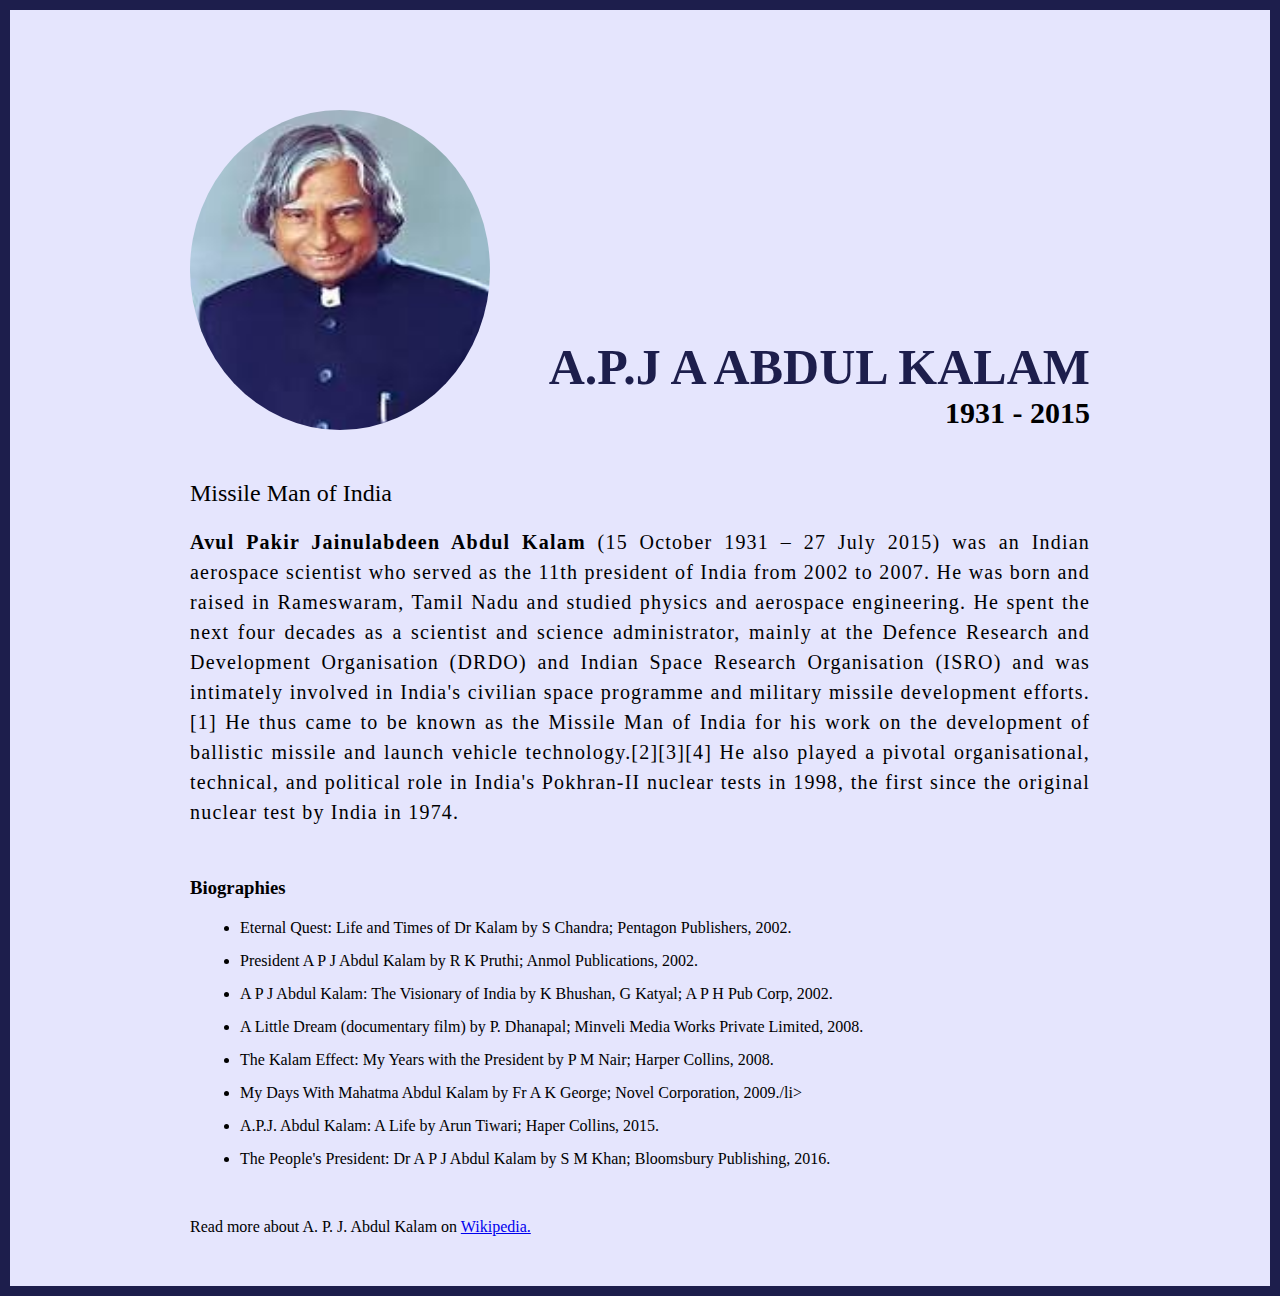
<file: project1/index.html>
<!DOCTYPE html>
<html lang="en">
<head>
    <meta charset="UTF-8">
    <meta name="viewport" content="width=device-width, initial-scale=1.0">
    <title>A.P.J A abdul kalam | Tribute Website </title>
    <link rel="stylesheet" href="style.css">
</head>
<body>
<div class="container">
<div class="content">
<section class="top_section">
<div class="image_container">
    <img src="./images/abk.jpg" alt="tribute" />
</div>
<div>
    <h1>A.P.J A abdul kalam </h1>
    <h4>1931 - 2015</h4>
</div>
</section>
<section class="about_section">
<h2> Missile Man of India</h2>
<p>
    <b>Avul Pakir Jainulabdeen Abdul Kalam</b> (15 October 1931 – 27 July 2015) was an 
    Indian aerospace scientist who served as the 11th president of India from 2002 to 
    2007. He was born and raised in Rameswaram, Tamil Nadu and studied physics and 
    aerospace engineering. He spent the next four decades as a scientist and science
     administrator, mainly at the Defence Research and Development Organisation (DRDO) 
     and Indian Space Research Organisation (ISRO) and was intimately involved in India's
     civilian space programme and military missile development efforts.[1] He thus came
     to be known as the Missile Man of India for his work on the development of
     ballistic missile and launch vehicle technology.[2][3][4] He also played a
     pivotal organisational, technical, and political role in India's Pokhran-II nuclear
      tests in 1998, the first since the original nuclear test by India in 1974.</p>
</section>
<section class="biography_section">
    <h3>Biographies</h3>
    <ul>
        <li>Eternal Quest: Life and Times of Dr Kalam by S Chandra; Pentagon Publishers,
             2002.</li>
        <li>President A P J Abdul Kalam by R K Pruthi; Anmol Publications,
             2002.</li>
        <li>A P J Abdul Kalam: The Visionary of India by K Bhushan, G Katyal; A P H Pub
             Corp, 2002.</li>
        <li>A Little Dream (documentary film) by P. Dhanapal; Minveli Media Works Private 
            Limited, 2008.</li>
        <li>The Kalam Effect: My Years with the President by P M Nair; Harper Collins,
             2008.</li>
        <li>My Days With Mahatma Abdul Kalam by Fr A K George; Novel Corporation,
             2009./li>
        <li>A.P.J. Abdul Kalam: A Life by Arun Tiwari; Haper Collins, 2015.</li>
        <li>The People's President: Dr A P J Abdul Kalam by S M Khan; Bloomsbury
             Publishing, 2016.</li>
    </ul>
</section>
<footer>
    <p>Read more about A. P. J. Abdul Kalam  on 
     <a href="https://en.wikipedia.org/wiki/A._P._J._Abdul_Kalam">Wikipedia.</a></p>
</footer>
</div>
</div> 
</div>  
</body>
</html>
</file>
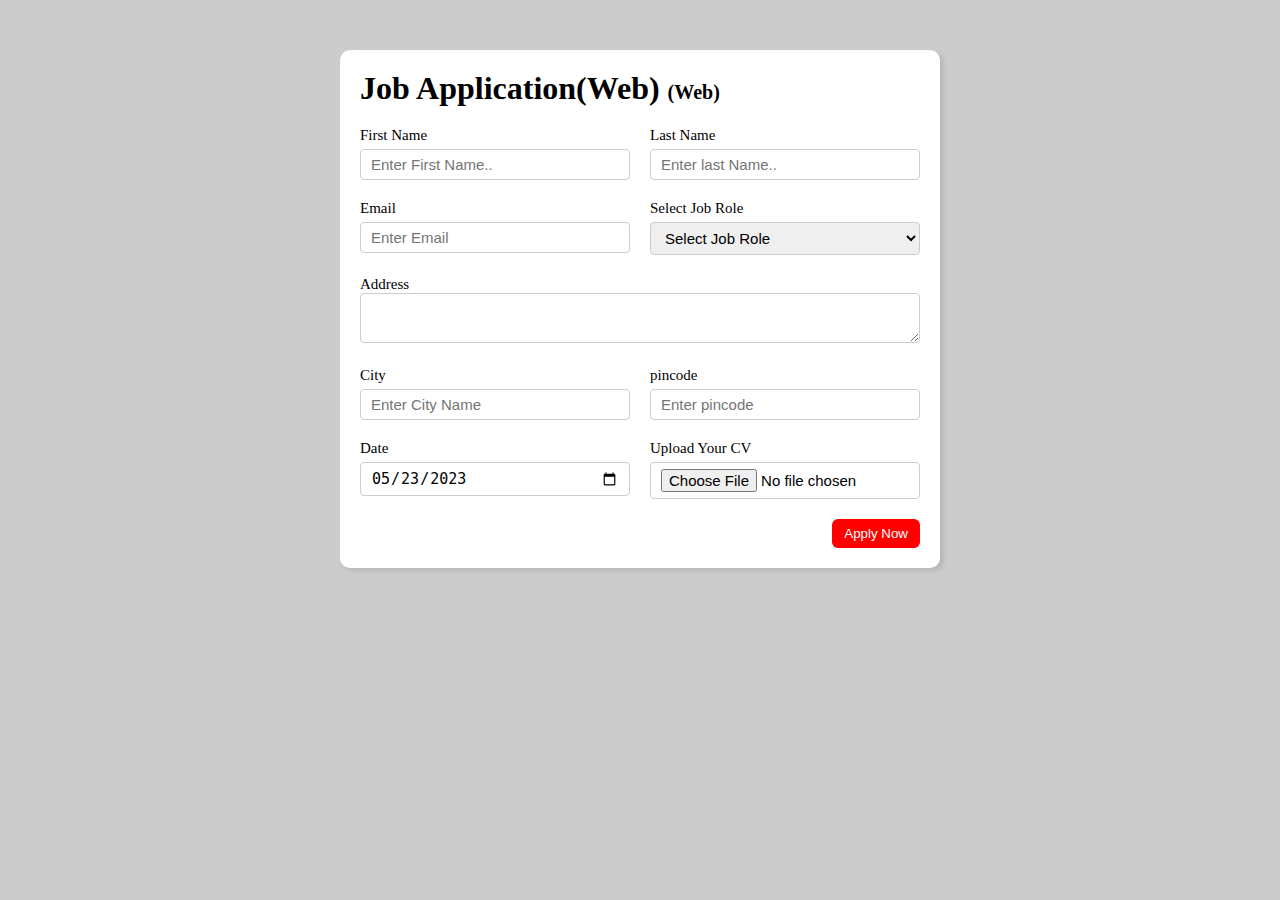
<file: project2/index.html>
<!DOCTYPE html>
<html lang="en">
<head>
    <meta charset="UTF-8">
    <meta name="viewport" content="width=device-width, initial-scale=1.0">
    <title>job Application Form</title>
    <link rel="stylesheet" href="style.css" />
</head>
<body>
    <div class="container"> 
   <div class="apply_box"> 
<h1>
    Job Application(Web)
    <span class="title_small">(Web)</span>
</h1>
<form action="">
    <div class="form_container">
    <div class="form_control">
        <label for="first_name">First Name</label>
        <input
         id="first_name" 
         name="first_name" 
         placeholder="Enter First Name.."/>

    </div>

    <div class="form_control">
        <label for="last_name">Last Name</label>
        <input 
        id="last_name" 
        name="last_name" 
        placeholder="Enter last Name..">
    </div>
    <div class="form_control">
        <label for="Email">Email</label>
        <input 
        type="Email"
        id="Email" 
        name="Email" 
        placeholder="Enter Email">
    </div>
    <div class="form_control">
        <label for="Job_Role">Select Job Role</label>
       <select id="Job_Role" name="Job_Role">
        <option value="">Select Job Role</option>
        <option value="frontend">Frontend Developer</option>
        <option value="backend">Backend Developer</option>
        <option value="Full_stack">Full Stack Developer</option>
        <option value="ui-ux">UI_UX Designer</option>
       </select>
    </div>
    <div class="textarea_control">
        <label for="address">Address</label>
        <textarea 
        id="address" 
        name="address"
         row="4"
         cols="50"
         placeholder="Enter address">
        </textarea>
        </div>
        <div class="form_control">
            <label for="City">City</label>
            <input 
            type="City"
            id="City" 
            name="City" 
            placeholder="Enter City Name">
        </div>
        <div class="form_control">
            <label for="pincode">pincode</label>
            <input 
            type="number"
            id="pincode" 
            name="pincode" 
            placeholder="Enter pincode">
        </div>
        <div class="form_control">
            <label for="Date">Date</label>
            <input \
            value="2023-05-23"
            type="date"
            id="Date" 
            name="Date" 
           >
        </div>
        <div class="form_control">
            <label for="Upload">Upload Your CV</label>
            <input \
            type="file"
            id="Upload"  
            name="Upload" 
           >
        </div>
    </div>
    <div class="button_container">
        <button type="Submit">Apply Now</button>
    </div>
</form>
   </div>
    </div>
</body>
</html>
</file>
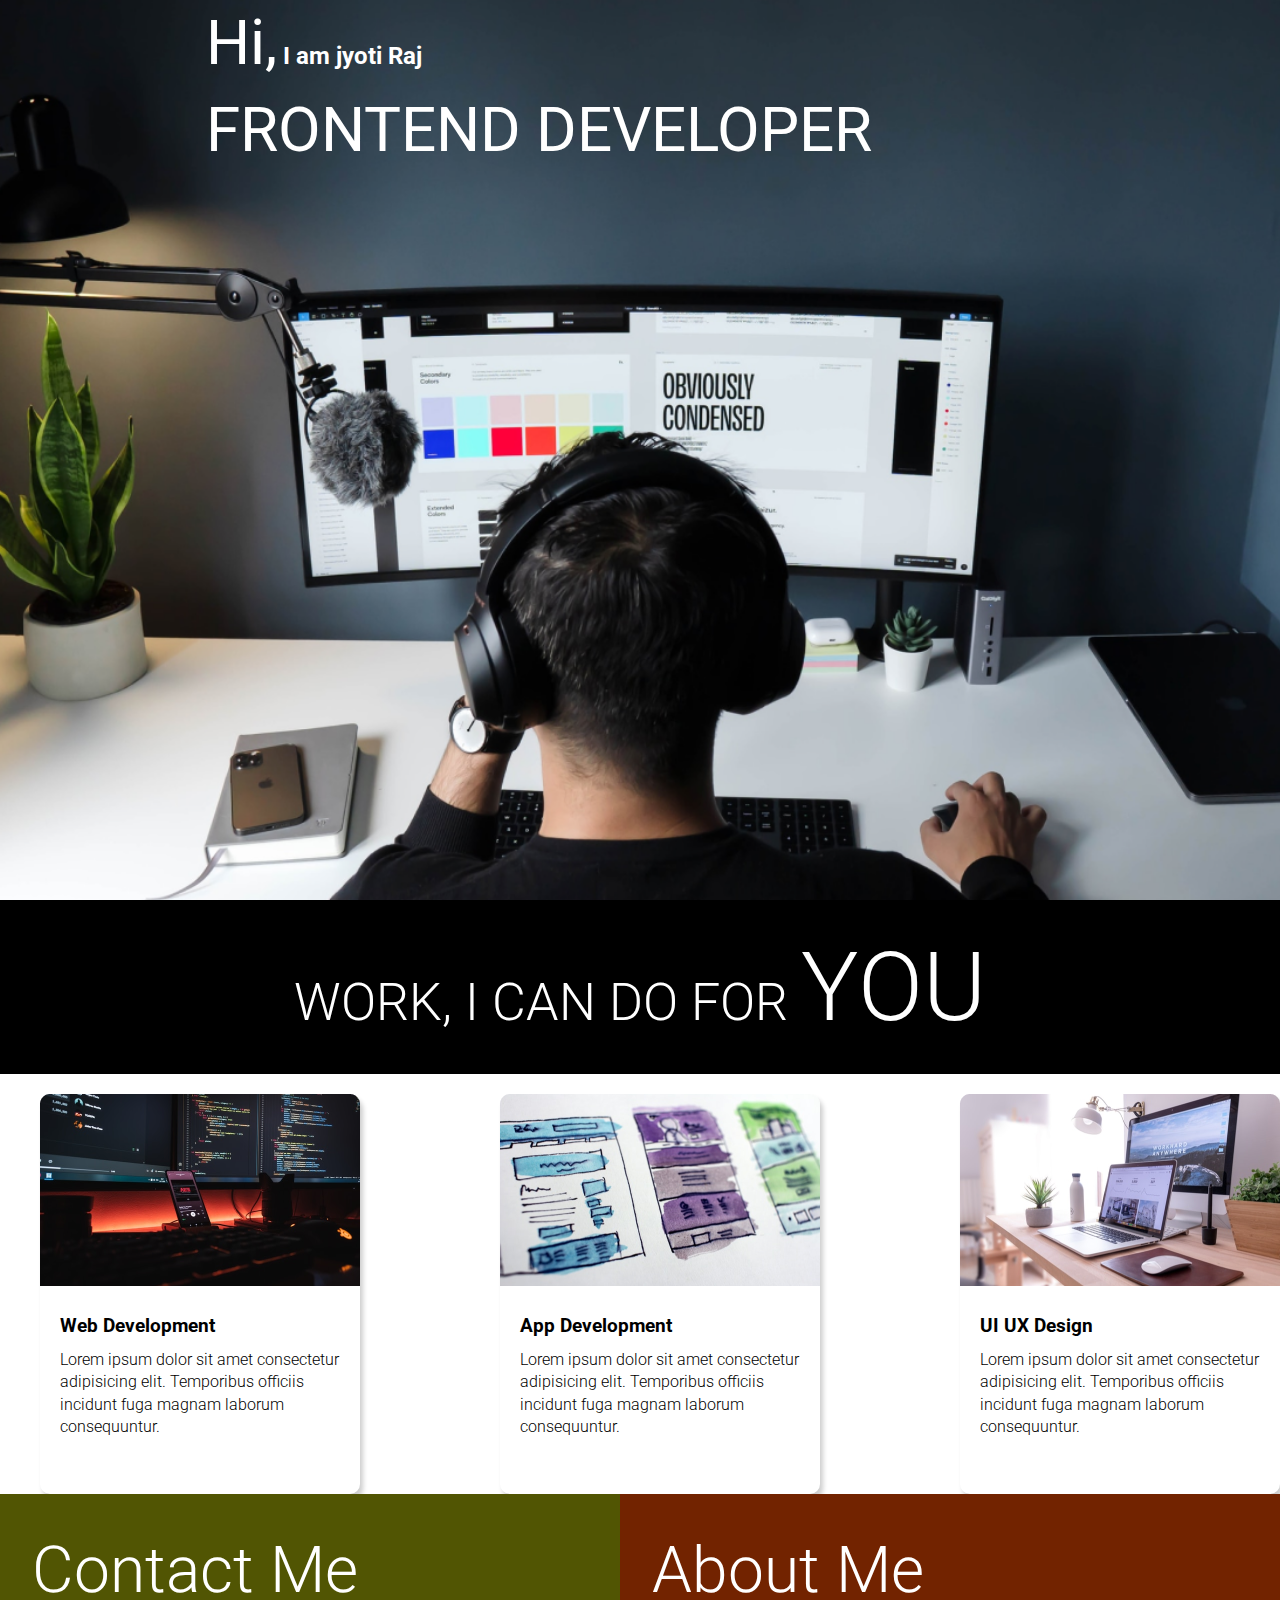
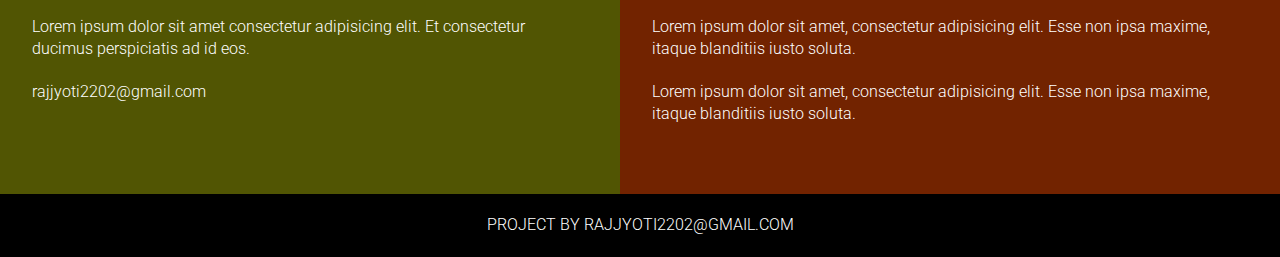
<file: project4/index.html>
<!DOCTYPE html>
<html lang="en">
<head>
    <meta charset="UTF-8">
    <meta name="viewport" content="width=device-width, initial-scale=1.0">
    <title>Developer| Landing page</title>
    <link rel="stylesheet" href="style.css"/>
</head>
<body>
   <section class="hero_section">
   <div class="text_container">
    <h2><span class="lg_text">Hi,</span> I am jyoti Raj</h2>
    <h1 class="lg_text">FRONTEND DEVELOPER</h1>

   </div>
   </section> 
   <section class="black_box">
    <h2>WORK, I CAN DO FOR <span>YOU</span></h2>
   </section>
   <section class="Work">
   <div class="grid_item">
    <div class="card">
        <div class="image_container">
            <img src="image/2.png" alt="Web development">
        </div>
        <div class="card_content">
            <h3>Web Development</h3>
            <p>Lorem ipsum dolor sit amet consectetur adipisicing elit. Temporibus
                 officiis incidunt fuga magnam laborum consequuntur.</p>
        </div>
    </div>
  
   <div class="grid_item">
    <div class="card">
        <div class="image_container">
            <img src="image/3.png" alt="appdevelopment">
        </div>
        <div class="card_content">
            <h3>App Development</h3>
            <p>Lorem ipsum dolor sit amet consectetur adipisicing elit. Temporibus
                officiis incidunt fuga magnam laborum consequuntur.</p>
        </div>
    </div>
   </div>
   <div class="grid_item">
    <div class="card">
        <div class="image_container">
            <img src="image/4.png" alt="Web development">
        </div>
        <div class="card_content">
            <h3>UI UX  Design</h3>
            <p>Lorem ipsum dolor sit amet consectetur adipisicing elit. Temporibus
                officiis incidunt fuga magnam laborum consequuntur.</p>
        </div>
    </div>
   
   </section>
   <section class="bottom_section">
    <div class="contact">
 <h2> Contact Me</h2>
 <p>Lorem ipsum dolor sit amet consectetur adipisicing elit. Et consectetur ducimus 
    perspiciatis ad id eos.</p>
    <p>rajjyoti2202@gmail.com</p>
    </div>
        <div class="about">
            <h2>About Me</h2>
            <p>Lorem ipsum dolor sit amet, consectetur adipisicing elit. Esse non ipsa 
                maxime, itaque blanditiis iusto soluta.</p>
         <p>Lorem ipsum dolor sit amet, consectetur adipisicing elit. Esse non ipsa 
             maxime, itaque blanditiis iusto soluta.</p>
               
        </div>
   </section>
   <footer>
    project By rajjyoti2202@gmail.com
   </footer>
</body>
</html>
</file>
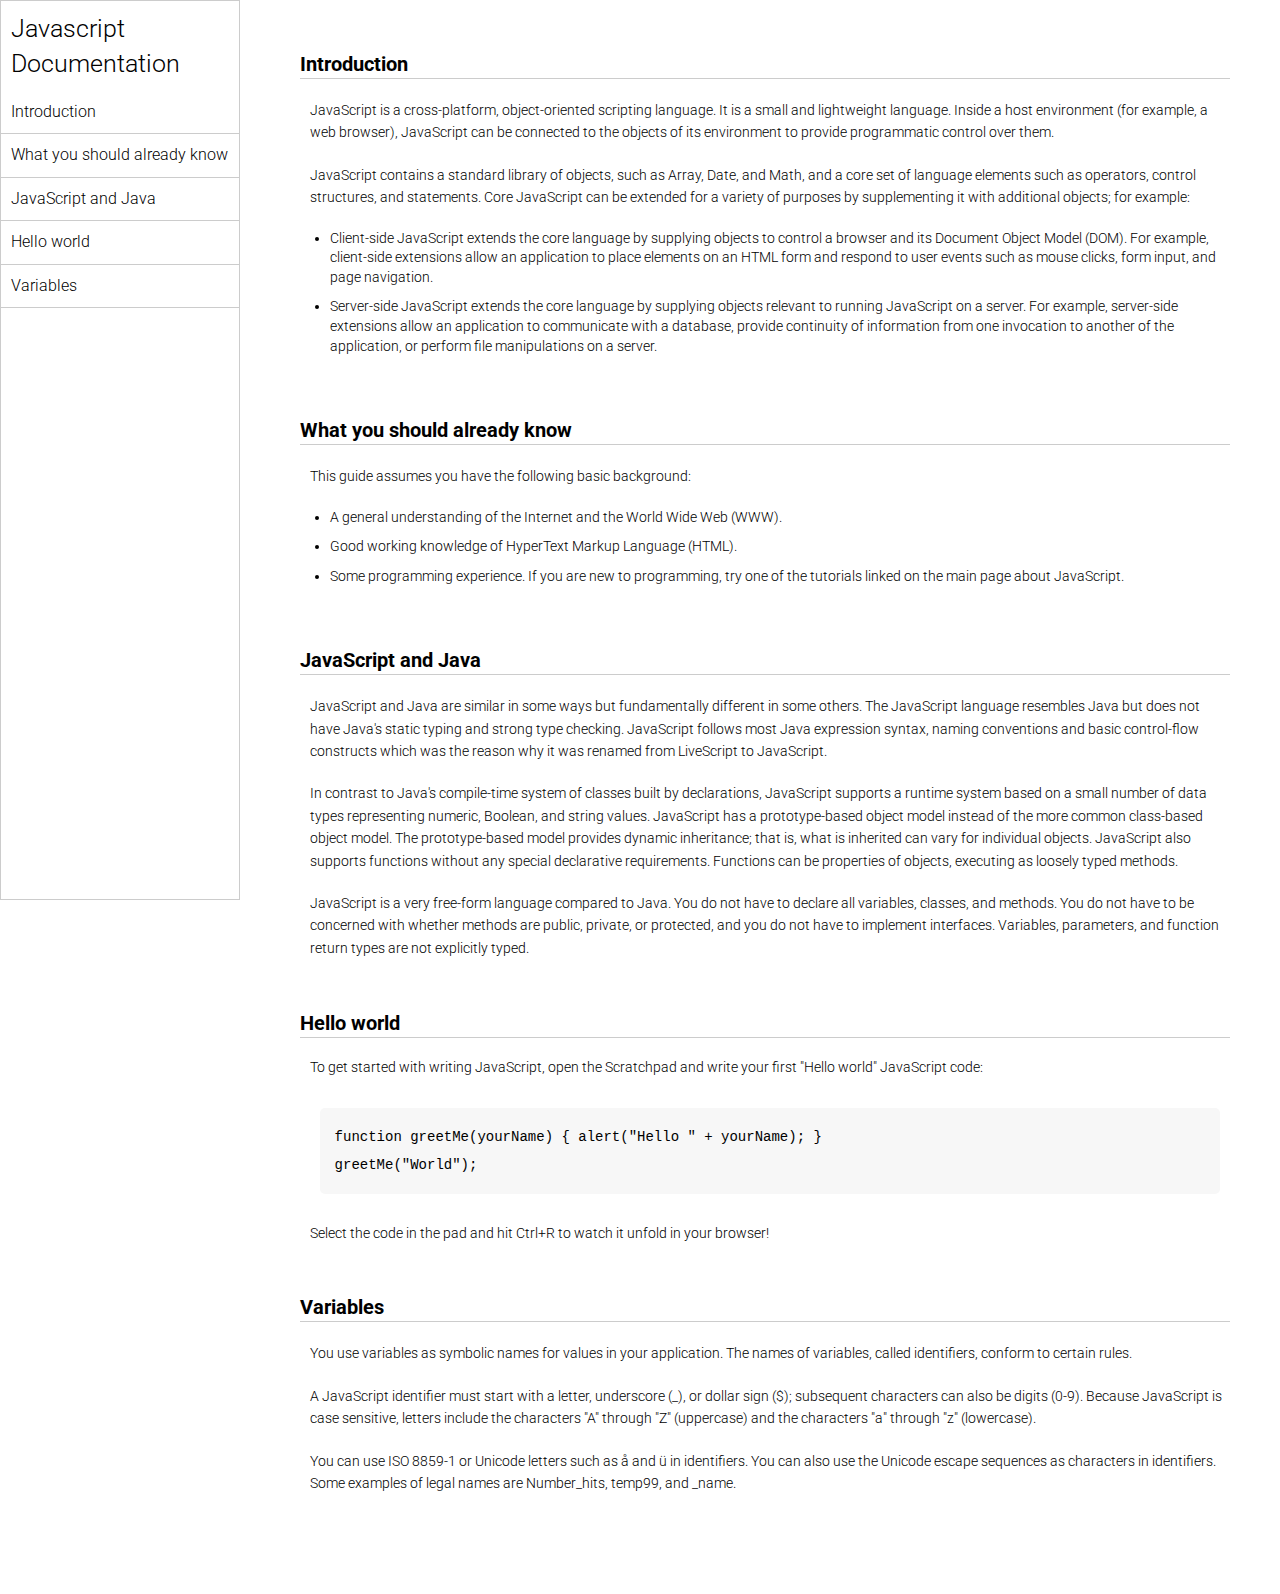
<file: project8/index.html>
<!DOCTYPE html>
<html lang="en">
<head>
    <meta charset="UTF-8">
    <meta name="viewport" content="width=device-width, initial-scale=1.0">
    <title>Documentation Website</title>
    <link rel="stylesheet" href="style.css"/>
</head>
<body>
    <header>
        <nav>
            <h1>Javascript Documentation</h1>
            <ul>
                <a href="#introduction">
                    <li>Introduction</li>
                </a>
                <a href="#What_you_should_already_know"
            ><li>What you should already know</li></a
          >
          <a href="#JavaScript_and_Java"><li>JavaScript and Java</li></a>
          <a href="#Hello_world"><li>Hello world</li></a>
          <a href="#Variables"><li>Variables</li></a>
        </ul>
        </nav>
    </header>
    <main>
        <section id="Introduction">
            <h2>Introduction</h2>
            <article>
              <p>
                JavaScript is a cross-platform, object-oriented scripting language.
                It is a small and lightweight language. Inside a host environment
                (for example, a web browser), JavaScript can be connected to the
                objects of its environment to provide programmatic control over
                them.
              </p>
    
              <p>
                JavaScript contains a standard library of objects, such as Array,
                Date, and Math, and a core set of language elements such as
                operators, control structures, and statements. Core JavaScript can
                be extended for a variety of purposes by supplementing it with
                additional objects; for example:
              </p>
              <ul>
                <li>
                  Client-side JavaScript extends the core language by supplying
                  objects to control a browser and its Document Object Model (DOM).
                  For example, client-side extensions allow an application to place
                  elements on an HTML form and respond to user events such as mouse
                  clicks, form input, and page navigation.
                </li>
                <li>
                  Server-side JavaScript extends the core language by supplying
                  objects relevant to running JavaScript on a server. For example,
                  server-side extensions allow an application to communicate with a
                  database, provide continuity of information from one invocation to
                  another of the application, or perform file manipulations on a
                  server.
                </li>
              </ul>
            </article>
          </section>
          <section id="What_you_should_already_know">
            <h2>What you should already know</h2>
            <article>
              <p>This guide assumes you have the following basic background:</p>
    
              <ul>
                <li>
                  A general understanding of the Internet and the World Wide Web
                  (WWW).
                </li>
                <li>Good working knowledge of HyperText Markup Language (HTML).</li>
                <li>
                  Some programming experience. If you are new to programming, try
                  one of the tutorials linked on the main page about JavaScript.
                </li>
              </ul>
            </article>
          </section>
          <section id="JavaScript_and_Java">
            <h2>JavaScript and Java</h2>
            <article>
              <p>
                JavaScript and Java are similar in some ways but fundamentally
                different in some others. The JavaScript language resembles Java but
                does not have Java's static typing and strong type checking.
                JavaScript follows most Java expression syntax, naming conventions
                and basic control-flow constructs which was the reason why it was
                renamed from LiveScript to JavaScript.
              </p>
    
              <p>
                In contrast to Java's compile-time system of classes built by
                declarations, JavaScript supports a runtime system based on a small
                number of data types representing numeric, Boolean, and string
                values. JavaScript has a prototype-based object model instead of the
                more common class-based object model. The prototype-based model
                provides dynamic inheritance; that is, what is inherited can vary
                for individual objects. JavaScript also supports functions without
                any special declarative requirements. Functions can be properties of
                objects, executing as loosely typed methods.
              </p>
              <p>
                JavaScript is a very free-form language compared to Java. You do not
                have to declare all variables, classes, and methods. You do not have
                to be concerned with whether methods are public, private, or
                protected, and you do not have to implement interfaces. Variables,
                parameters, and function return types are not explicitly typed.
              </p>
            </article>
          </section>
          <section id="Hello_world">
            <h2>Hello world</h2>
            <article>
              To get started with writing JavaScript, open the Scratchpad and write
              your first "Hello world" JavaScript code:
              <code
                >function greetMe(yourName) { alert("Hello " + yourName); }
                greetMe("World");
              </code>
    
              Select the code in the pad and hit Ctrl+R to watch it unfold in your
              browser!
            </article>
          </section>
          <section id="Variables">
            <h2>Variables</h2>
            <article>
              <p>
                You use variables as symbolic names for values in your application.
                The names of variables, called identifiers, conform to certain
                rules.
              </p>
              <p>
                A JavaScript identifier must start with a letter, underscore (_), or
                dollar sign ($); subsequent characters can also be digits (0-9).
                Because JavaScript is case sensitive, letters include the characters
                "A" through "Z" (uppercase) and the characters "a" through "z"
                (lowercase).
              </p>
              <p>
                You can use ISO 8859-1 or Unicode letters such as å and ü in
                identifiers. You can also use the Unicode escape sequences as
                characters in identifiers. Some examples of legal names are
                Number_hits, temp99, and _name.
              </p>
            </article>
          </section>
        </main>
      </body>
    </html>
</file>
<file: project1/style.css>
*{
    margin:0;
    padding:0;
    box-sizing: border-box;
}

.container{
    background-color: #E5E5FD;
    min-height: 100vh;
    border:10px solid #1d1e4c
}

.content{
    max-width: 900px;
    margin: 0 auto;
}

.top_section{
    margin-top: 100px;
    display:flex;
    justify-content: space-between;
    align-items: flex-end;
}

.top_section h1{
    font-size: 50px;
    font-weight: bold;
    color: #1d1e4c;
    text-transform: uppercase;
}

.top_section h4{
    font-size: 30px;
    text-align: end; 
}

.image_container{
  border-radius: 50%;
  overflow:hidden;
}

.image_container,
img{
   width: 300px;
   height: 320px; 
}

.about_section{
    margin-top: 50px;

}

.about_section h2{
    font: size 70px;
    font-weight: 400;
    margin-bottom: 20px;
}

.about_section p{
    font-size: 20px;
    line-height:30px;
    letter-spacing: 1.2px;
    text-align: justify;
}
.biography_section{
    margin-top: 50px;
}
.biography_section h3{
    margin-bottom: 20px;
}
.biography_section ul{
    margin-left: 50px;
}
.biography_section li{
   
    margin-bottom: 15px;
}

footer{
    margin:50px 0;
}
footer{

}
</file>
<file: project2/style.css>
*{
    margin: 0;
    padding: 0;
    box-sizing: border-box;
}
body{
    background-color: #ccc;
}
.container{
    max-width: 900px;
    margin: auto;
}

.apply_box{
    max-width: 600px;
    padding: 20px;
    background-color: white;
    margin: 0 auto;
    margin-top: 50px;
    box-shadow: 4px 3px 5px rgba(1, 1, 1, 0.1);
    border-radius: 10px;

}

.title_small{
  font-size: 20px;
}
.form_container{
    margin-top: 20px;
    display: grid;
    grid-template-columns: repeat(auto-fit,minmax(200px,1fr));
    gap: 20px;
}
.form_control{
    display: flex;
    flex-direction:column;

}
label{
    font-size: 15px;
    margin-bottom: 5px;
}

input, 
select, 
textarea{
    padding: 6px 10px;
    border: 1px solid #ccc;
    border-radius: 4px;
    font-size: 15px;
}

input:focus{
    outline-color: orangered;
}

.button_container{
    display:flex;
    justify-content: end;
    margin-top:20px;
}
button{
    background-color: red;
    border:transparent solid 2px;
    padding: 5px 10px;
    color:white;
    border-radius: 6px;
    transition: 0.3s ease-in;

}
button:hover{
    background-color: #ccc;
    border: 2px solid red;
    color: black;
    transition:0.3s ease-out;
    cursor: pointer;
}
.textarea_control {
    grid-column:1 / span  2;
}

.textarea_control textarea {
    width: 100%;
}

@media (max-width:460px) {
    .textarea_control {
        grid-column:1 / span  1;
    }
};
</file>
<file: project4/style.css>
@import url("https://fonts.googleapis.com/css2?family=Roboto:ital,wght@0,100;0,300;0,400;0,500;0,700;0,900;1,100;1,300;1,400;1,500;1,700;1,900&display=swap");
* {
  margin: 0;
  padding: 0;
  box-sizing: border-box;
}

html,
body {
  line-height: 1.4;
  font-weight: 300;
  font-family: "Roboto", sans-serif;
}

.hero_section {
  background-image: url(image/1.png);
  min-height: 100vh;
  background-position: center;
  background-size: cover;
  background-repeat: no-repeat;
}
.text_container {
  color: white;
  max-width: 900px;
  margin: 0 auto;
  padding-top: 0px;
  padding-left: 16px;
}
.lg_text {
  font-size: 62px;
  font-weight: 400;
}
.black_box {
  background-color: #000;
  padding: 20px;
}
.black_box h2 {
  font-size: 52px;
  color: white;
  text-align: center;
  font-weight: 300;
}

.black_box h2 span {
  font-weight: 300;
  font-size: 96px;
}

.work{
    display: grid;
    gap: 20px;
    grid-template-columns: repeat(auto-fit,minmax(320px,1fr));
    margin: 20px 0;
    
}
.grid_item{
    display: flex;
    justify-content: center;
    align-items: center;
}

.card{
    max-width: 320px;
    height: 400px;
    border-radius: 10px;
    box-shadow: 3px 5px 5px rgba(1, 1, 1, 0.2);
    transition: 0.2s ease-in-out;
    margin-left: 90px;
    margin-right: 50px;
    margin-top: 20px;
}

.card:hover{
    transform: scale(1.04);
    box-shadow: 3px 5px 5px rgba(1,1, 1, 0.3);
    transition: 0.2s ease-in-out;
}
.card_content{
    padding: 20px;
}

.card_content h3{
    margin-bottom: 10px;

}

.bottom_section{
    display: flex;

}

.contact{
    background-color: #515503;
}

.about{
    background-color: #722300;
}

.contact,
.about{
    min-height: 300px;
    padding: 32px;
    color: white;

}

.contact h2,
.about h2{
    font-size: 64px;
    font-weight: 300;
}
.contact p,
.about p{
    margin-bottom: 20px;
}

footer{
    text-align: center;
    text-transform: uppercase;
    background-color: #000;
    padding: 20px;
    color: white;
}

@m2dia(max-width:786px){
    .hero_section{
        min-height:50vh;
    }
    .text_container{
        padding:10px 0;
        text-align:center;
    }
    .lg_text{
        font-size:32px;
    }
    .black_box h2{
        font-size:24px;
    }
    .black_box h2 span{
        font-weight:400;
        font-size:32px;
    }
    .bottom_section{
     flex-direction:column;
    }
    h1{
        font-size:32px;
    }
    .about h2,
    .contact h2{
        font-size:32px;
    }
}
</file>
<file: project8/style.css>
@import url("https://fonts.googleapis.com/css2?family=Roboto:ital,wght@0,100;0,300;0,500;0,700;0,900;1,100;1,300;1,400;1,500;1,700;1,900&display=swap");

* {
  margin: 0;
  padding: 0;
  box-sizing: border-box;
}
html,
body {
  font-family: "Roboto", sans-serif;
  font-weight: 300;
  line-height: 1.4;
  scroll-behavior: smooth;
}

a {
  text-decoration: none;
}

body {
  display: flex;
  gap: 10px;
}

header{
  border: 1px solid #ccc;
  height: 100vh;
}

nav h1{
    font-size: 25px;
    font-weight: 300;
    padding: 10px;
    border-bottom: 1px;
}

nav ul{
    list-style: none;
}

nav ul li{
    border-bottom: 1px solid #ccc;
    padding: 10px;
    color: black;
}

nav ul li:hover {
    background: #ccc;
    transition: 0.3s ease-in-out;
  }
  
  /* Main Section */
  
  main {
    padding: 50px;
  }
  
  section {
    margin-bottom: 50px;
    scroll-margin: 50px;
  }
  
  section article {
    max-width: 1200px;
    font-size: 14px;
  }
  section h2 {
    font-size: 20px;
    border-bottom: 1px solid #ccc;
    margin-bottom: 20px;
  }

  section article {
    margin-left: 10px;
    display: flex;
    flex-direction: column;
    gap: 20px;
  }
  
  section article ul {
    margin-left: 20px;
  }
  section article ul li {
    margin-bottom: 10px;
  }
  
  section article p {
    font-size: 14px;
    line-height: 1.6;
  }
  
  code {
    display: block;
    text-align: left;
    white-space: pre-line;
    line-height: 2;
    background-color: #f7f7f7;
    padding: 15px;
    margin: 10px;
    border-radius: 5px;
  }

  @media(max-width: 480px){
    body{
        flex-direction: column;
    }

    header{
      height: 200px;
      overflow: hidden;
      overflow-y: scroll;
    }
  }
</file>
